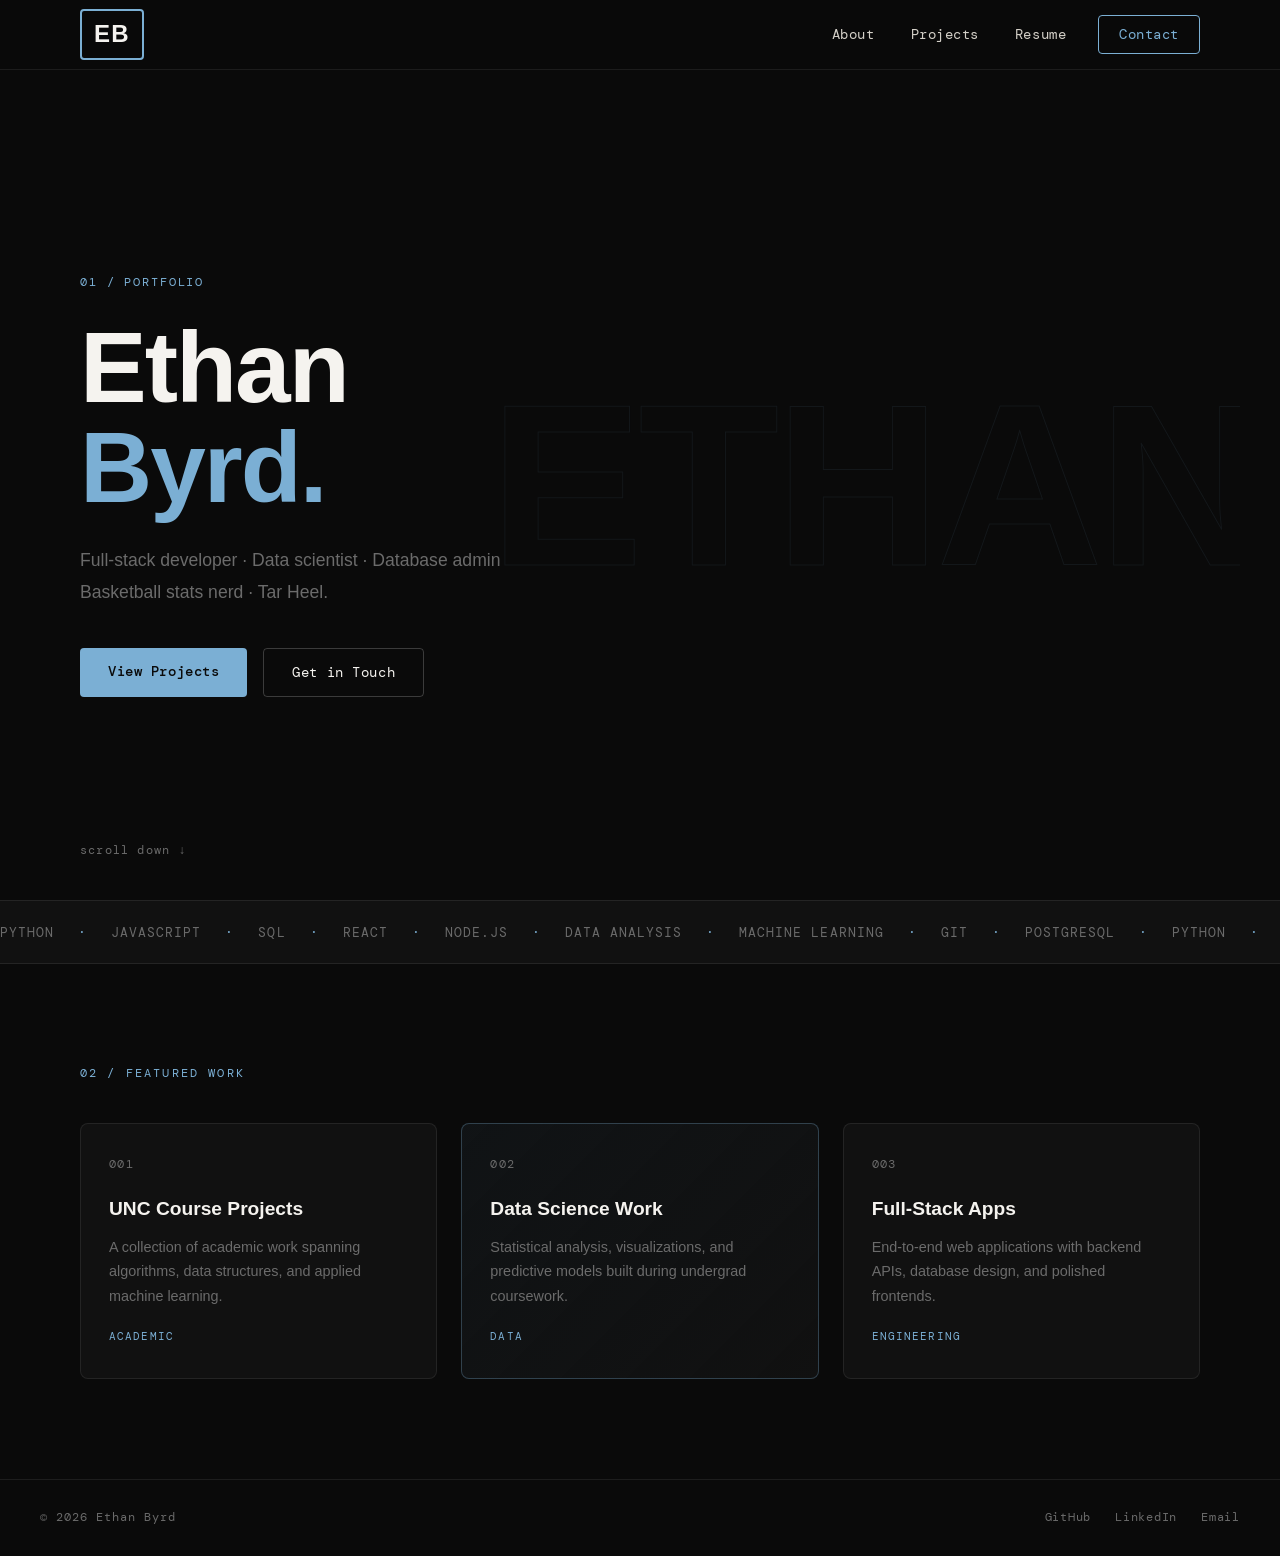
<file: index.html>
<!DOCTYPE html>
<html lang="en">
<head>
    <meta charset="UTF-8">
    <meta name="viewport" content="width=device-width, initial-scale=1.0">
    <title>Ethan Byrd | Portfolio</title>
    <link rel="stylesheet" href="style.css">
    <link href="https://api.fontshare.com/v2/css?f[]=clash-display@200,300,400,500,600,700&display=swap" rel="stylesheet">
    <link href="https://fonts.googleapis.com/css2?family=DM+Mono:ital,wght@0,300;0,400;0,500;1,300&display=swap" rel="stylesheet">
</head>
<body>
    <nav class="navbar">
        <div class="navbar__container">
            <a href="index.html" id="navbar__logo">EB</a>
            <div class="navbar__toggle" id="mobile-menu">
                <span class="bar"></span>
                <span class="bar"></span>
                <span class="bar"></span>
            </div>
            <ul class="navbar__menu">
                <li class="navbar__item"><a href="about.html" class="navbar__links">About</a></li>
                <li class="navbar__item"><a href="projects.html" class="navbar__links">Projects</a></li>
                <li class="navbar__item"><a href="resume.html" class="navbar__links">Resume</a></li>
                <li class="navbar__btn"><a href="contact.html" class="button">Contact</a></li>
            </ul>
        </div>
    </nav>
 
    <main class="hero">
        <div class="hero__bg-text">ETHAN</div>
        <div class="hero__container">
            <div class="hero__tag"><span class="mono">01 /</span> PORTFOLIO</div>
            <h1 class="hero__name">
                <span class="line">Ethan</span>
                <span class="line accent">Byrd.</span>
            </h1>
            <p class="hero__desc">Full-stack developer · Data scientist · Database admin<br>Basketball stats nerd · Tar Heel.</p>
            <div class="hero__cta">
                <a href="projects.html" class="cta-primary">View Projects</a>
                <a href="contact.html" class="cta-secondary">Get in Touch</a>
            </div>
        </div>
        <div class="hero__scroll-hint mono">scroll down ↓</div>
    </main>
 
    <section class="skills-strip">
        <div class="strip-inner">
            <span>Python</span><span class="dot">·</span>
            <span>JavaScript</span><span class="dot">·</span>
            <span>SQL</span><span class="dot">·</span>
            <span>React</span><span class="dot">·</span>
            <span>Node.js</span><span class="dot">·</span>
            <span>Data Analysis</span><span class="dot">·</span>
            <span>Machine Learning</span><span class="dot">·</span>
            <span>Git</span><span class="dot">·</span>
            <span>PostgreSQL</span><span class="dot">·</span>
            <span>Python</span><span class="dot">·</span>
            <span>JavaScript</span><span class="dot">·</span>
            <span>SQL</span><span class="dot">·</span>
            <span>React</span><span class="dot">·</span>
            <span>Node.js</span><span class="dot">·</span>
            <span>Data Analysis</span><span class="dot">·</span>
            <span>Machine Learning</span><span class="dot">·</span>
            <span>Git</span><span class="dot">·</span>
            <span>PostgreSQL</span><span class="dot">·</span>
            <span>Python</span><span class="dot">·</span>
            <span>JavaScript</span><span class="dot">·</span>
            <span>SQL</span><span class="dot">·</span>
            <span>React</span><span class="dot">·</span>
            <span>Node.js</span><span class="dot">·</span>
            <span>Data Analysis</span><span class="dot">·</span>
            <span>Machine Learning</span><span class="dot">·</span>
            <span>Git</span><span class="dot">·</span>
            <span>PostgreSQL</span><span class="dot">·</span>
        </div>
    </section>
 
    <section class="featured">
        <div class="featured__container">
            <div class="section-label mono">02 / FEATURED WORK</div>
            <div class="featured__grid">
                <a href="projects.html" class="project-card">
                    <div class="project-card__number mono">001</div>
                    <h3>UNC Course Projects</h3>
                    <p>A collection of academic work spanning algorithms, data structures, and applied machine learning.</p>
                    <span class="project-card__tag">Academic</span>
                </a>
                <a href="projects.html" class="project-card project-card--accent">
                    <div class="project-card__number mono">002</div>
                    <h3>Data Science Work</h3>
                    <p>Statistical analysis, visualizations, and predictive models built during undergrad coursework.</p>
                    <span class="project-card__tag">Data</span>
                </a>
                <a href="projects.html" class="project-card">
                    <div class="project-card__number mono">003</div>
                    <h3>Full-Stack Apps</h3>
                    <p>End-to-end web applications with backend APIs, database design, and polished frontends.</p>
                    <span class="project-card__tag">Engineering</span>
                </a>
            </div>
        </div>
    </section>
 
    <footer class="footer">
        <div class="footer__container">
            <div class="footer__left mono">© 2026 Ethan Byrd</div>
            <div class="footer__socials">
                <a href="https://github.com/ethanbyrd03" target="_blank">GitHub</a>
                <a href="https://linkedin.com/in/ethan-byrd03" target="_blank">LinkedIn</a>
                <a href="mailto:ethanbyrd15@gmail.com">Email</a>
            </div>
        </div>
    </footer>
 
    <script src="app.js"></script>
</body>
</html>
</file>
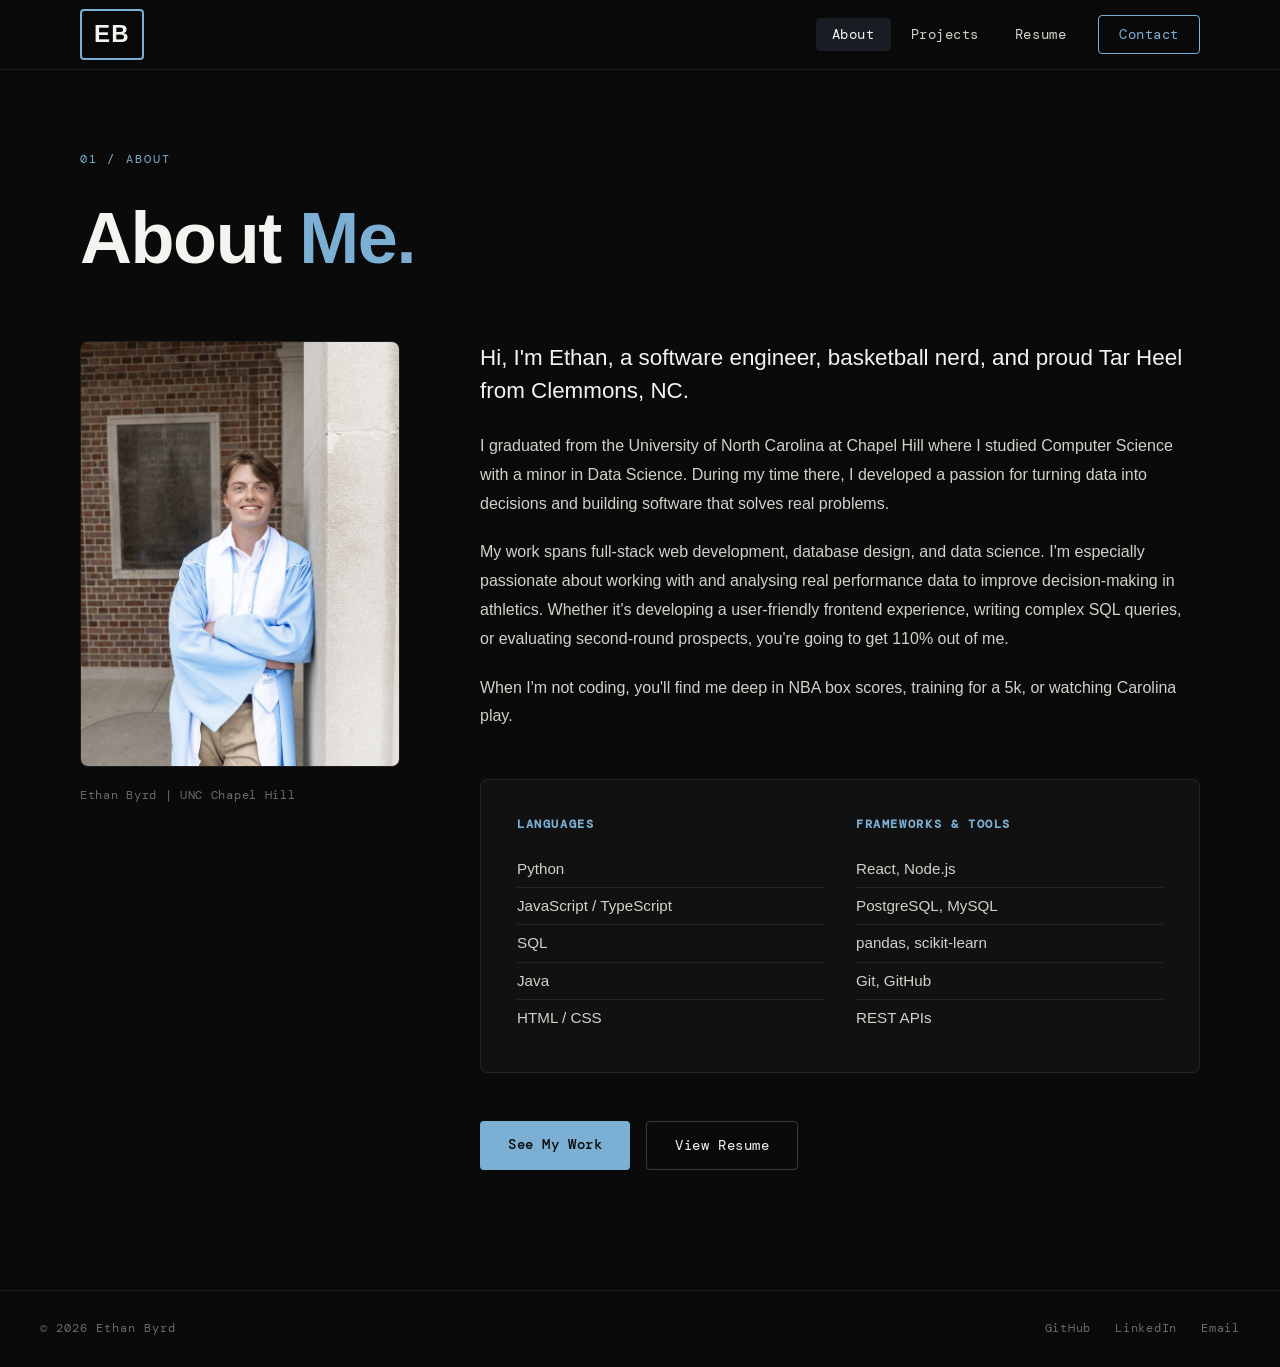
<file: about.html>
<!DOCTYPE html>
<html lang="en">
<head>
    <meta charset="UTF-8">
    <meta name="viewport" content="width=device-width, initial-scale=1.0">
    <title>About | Ethan Byrd</title>
    <link rel="stylesheet" href="style.css">
    <link href="https://api.fontshare.com/v2/css?f[]=clash-display@200,300,400,500,600,700&display=swap" rel="stylesheet">
    <link href="https://fonts.googleapis.com/css2?family=DM+Mono:ital,wght@0,300;0,400;0,500;1,300&display=swap" rel="stylesheet">
</head>
<body>
    <nav class="navbar">
        <div class="navbar__container">
            <a href="index.html" id="navbar__logo">EB</a>
            <div class="navbar__toggle" id="mobile-menu">
                <span class="bar"></span>
                <span class="bar"></span>
                <span class="bar"></span>
            </div>
            <ul class="navbar__menu">
                <li class="navbar__item"><a href="about.html" class="navbar__links active-link">About</a></li>
                <li class="navbar__item"><a href="projects.html" class="navbar__links">Projects</a></li>
                <li class="navbar__item"><a href="resume.html" class="navbar__links">Resume</a></li>
                <li class="navbar__btn"><a href="contact.html" class="button">Contact</a></li>
            </ul>
        </div>
    </nav>

    <div class="page-wrapper">
        <div class="page-header">
            <div class="mono section-label">01 / ABOUT</div>
            <h1 class="page-title">About <span class="accent">Me.</span></h1>
        </div>

        <section class="about-layout">
            <div class="about-photo-col">
                <div class="about-img-wrap">
                    <img src="images/headshot_1.jpg" alt="Ethan Byrd" class="about-photo" onerror="this.parentElement.classList.add('no-img')">
                    <div class="about-img-label mono">Ethan Byrd | UNC Chapel Hill</div>
                </div>
            </div>

            <div class="about-text-col">
                <p class="about-intro">
                    Hi, I'm Ethan, a software engineer, basketball nerd, and proud Tar Heel from Clemmons, NC.
                </p>
                <p class="about-body">
                    I graduated from the University of North Carolina at Chapel Hill where I studied Computer Science with a minor in Data Science.
                    During my time there, I developed a passion for turning data into decisions and building software
                    that solves real problems.
                </p>
                <p class="about-body">
                    My work spans full-stack web development, database design, and data science. I'm especially passionate about working with and analysing real performance data to improve decision-making in athletics. 
                    Whether it's developing a user-friendly frontend experience, writing complex SQL queries, or evaluating second-round prospects, you're going to get 110% out of me.
                </p>
                <p class="about-body">
                    When I'm not coding, you'll find me deep in NBA box scores, training for a 5k,
                    or watching Carolina play.
                </p>

                <div class="about-skills">
                    <div class="skills-col">
                        <h4 class="mono">Languages</h4>
                        <ul>
                            <li>Python</li>
                            <li>JavaScript / TypeScript</li>
                            <li>SQL</li>
                            <li>Java</li>
                            <li>HTML / CSS</li>
                        </ul>
                    </div>
                    <div class="skills-col">
                        <h4 class="mono">Frameworks & Tools</h4>
                        <ul>
                            <li>React, Node.js</li>
                            <li>PostgreSQL, MySQL</li>
                            <li>pandas, scikit-learn</li>
                            <li>Git, GitHub</li>
                            <li>REST APIs</li>
                        </ul>
                    </div>
                </div>

                <div class="about-ctas">
                    <a href="projects.html" class="cta-primary">See My Work</a>
                    <a href="resume.html" class="cta-secondary">View Resume</a>
                </div>
            </div>
        </section>
    </div>

    <footer class="footer">
        <div class="footer__container">
            <div class="footer__left mono">© 2026 Ethan Byrd</div>
            <div class="footer__socials">
                <a href="https://github.com/ethanbyrd03" target="_blank">GitHub</a>
                <a href="https://linkedin.com/in/ethan-byrd03" target="_blank">LinkedIn</a>
                <a href="mailto:ethanbyrd15@gmail.com">Email</a>
            </div>
        </div>
    </footer>

    <script src="app.js"></script>
</body>
</html>
</file>
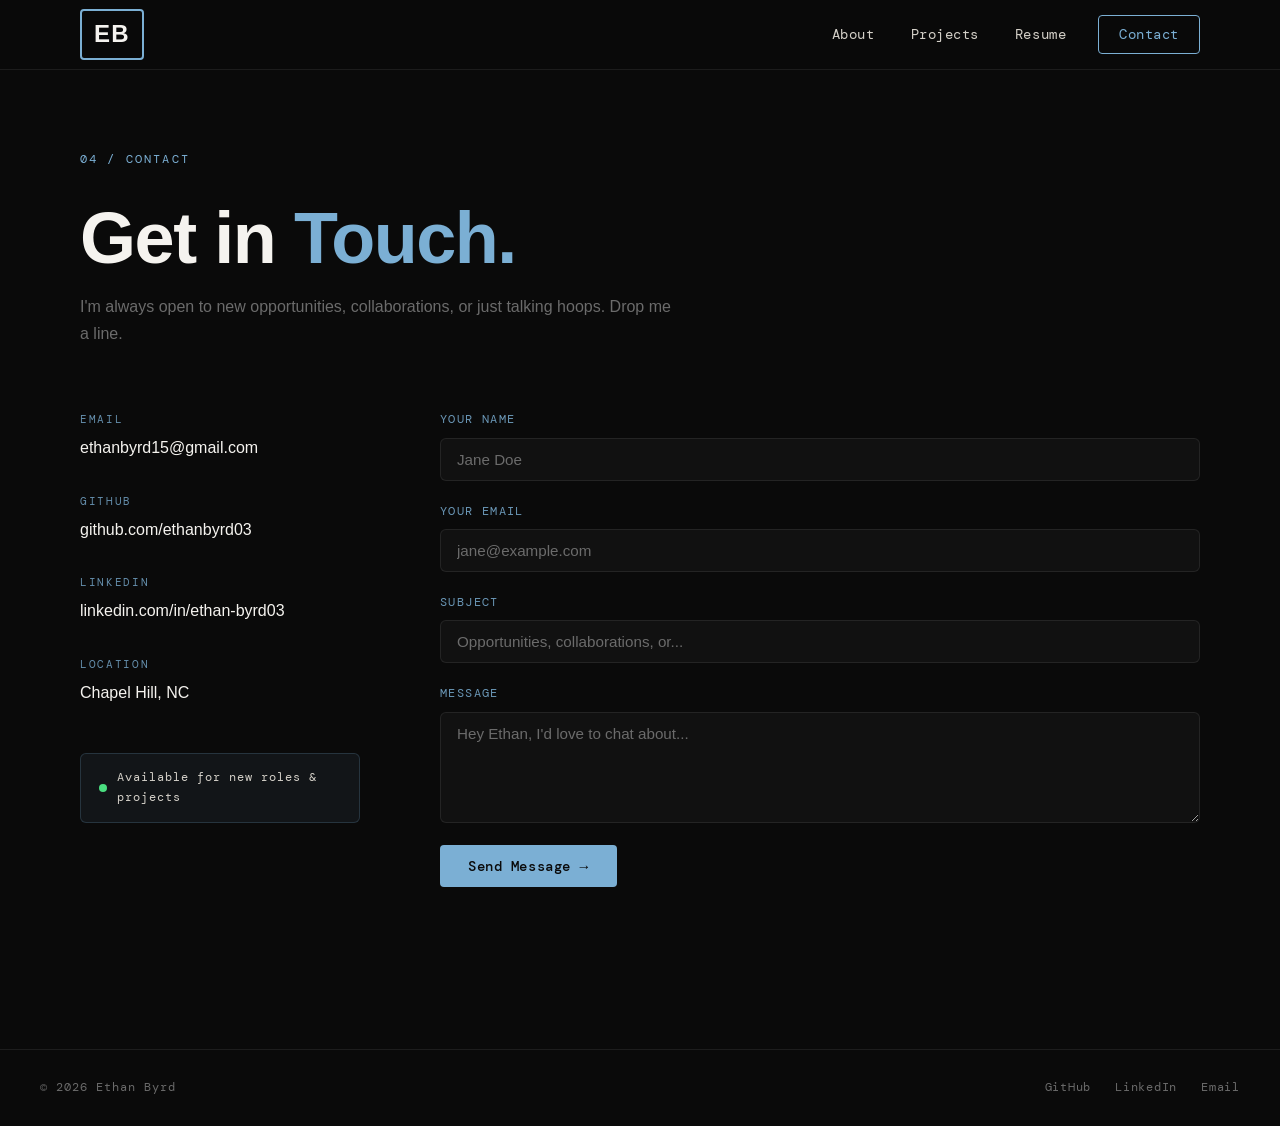
<file: contact.html>
<!DOCTYPE html>
<html lang="en">
<head>
    <meta charset="UTF-8">
    <meta name="viewport" content="width=device-width, initial-scale=1.0">
    <title>Contact | Ethan Byrd</title>
    <link rel="stylesheet" href="style.css">
    <link href="https://api.fontshare.com/v2/css?f[]=clash-display@200,300,400,500,600,700&display=swap" rel="stylesheet">
    <link href="https://fonts.googleapis.com/css2?family=DM+Mono:ital,wght@0,300;0,400;0,500;1,300&display=swap" rel="stylesheet">
</head>
<body>
    <nav class="navbar">
        <div class="navbar__container">
            <a href="index.html" id="navbar__logo">EB</a>
            <div class="navbar__toggle" id="mobile-menu">
                <span class="bar"></span>
                <span class="bar"></span>
                <span class="bar"></span>
            </div>
            <ul class="navbar__menu">
                <li class="navbar__item"><a href="about.html" class="navbar__links">About</a></li>
                <li class="navbar__item"><a href="projects.html" class="navbar__links">Projects</a></li>
                <li class="navbar__item"><a href="resume.html" class="navbar__links">Resume</a></li>
                <li class="navbar__btn"><a href="contact.html" class="button active-link">Contact</a></li>
            </ul>
        </div>
    </nav>

    <div class="page-wrapper">
        <div class="page-header">
            <div class="mono section-label">04 / CONTACT</div>
            <h1 class="page-title">Get in <span class="accent">Touch.</span></h1>
            <p class="page-subtitle">I'm always open to new opportunities, collaborations, or just talking hoops. Drop me a line.</p>
        </div>

        <div class="contact-layout">
            <div class="contact-info">
                <div class="contact-item">
                    <span class="mono contact-label">Email</span>
                    <a href="mailto:ethanbyrd15@gmail.com" class="contact-value">ethanbyrd15@gmail.com</a>
                </div>
                <div class="contact-item">
                    <span class="mono contact-label">GitHub</span>
                    <a href="https://github.com/ethanbyrd03" target="_blank" class="contact-value">github.com/ethanbyrd03</a>
                </div>
                <div class="contact-item">
                    <span class="mono contact-label">LinkedIn</span>
                    <a href="https://linkedin.com/in/ethan-byrd03" target="_blank" class="contact-value">linkedin.com/in/ethan-byrd03</a>
                </div>
                <div class="contact-item">
                    <span class="mono contact-label">Location</span>
                    <span class="contact-value">Chapel Hill, NC</span>
                </div>

                <div class="contact-availability">
                    <div class="avail-dot"></div>
                    <span class="mono">Available for new roles & projects</span>
                </div>
            </div>

            <form class="contact-form" onsubmit="handleFormSubmit(event)">
                <div class="form-group">
                    <label for="name" class="mono">Your Name</label>
                    <input type="text" id="name" name="name" placeholder="Jane Doe" required>
                </div>
                <div class="form-group">
                    <label for="email" class="mono">Your Email</label>
                    <input type="email" id="email" name="email" placeholder="jane@example.com" required>
                </div>
                <div class="form-group">
                    <label for="subject" class="mono">Subject</label>
                    <input type="text" id="subject" name="subject" placeholder="Opportunities, collaborations, or...">
                </div>
                <div class="form-group">
                    <label for="message" class="mono">Message</label>
                    <textarea id="message" name="message" rows="5" placeholder="Hey Ethan, I'd love to chat about..." required></textarea>
                </div>
                <button type="submit" class="cta-primary form-submit">Send Message →</button>
                <p class="form-note mono" id="form-status"></p>
            </form>
        </div>
    </div>

    <footer class="footer">
        <div class="footer__container">
            <div class="footer__left mono">© 2026 Ethan Byrd</div>
            <div class="footer__socials">
                <a href="https://github.com/ethanbyrd03" target="_blank">GitHub</a>
                <a href="https://linkedin.com/in/ethan-byrd03" target="_blank">LinkedIn</a>
                <a href="mailto:ethanbyrd15@gmail.com">Email</a>
            </div>
        </div>
    </footer>

    <script src="app.js"></script>
</body>
</html>
</file>
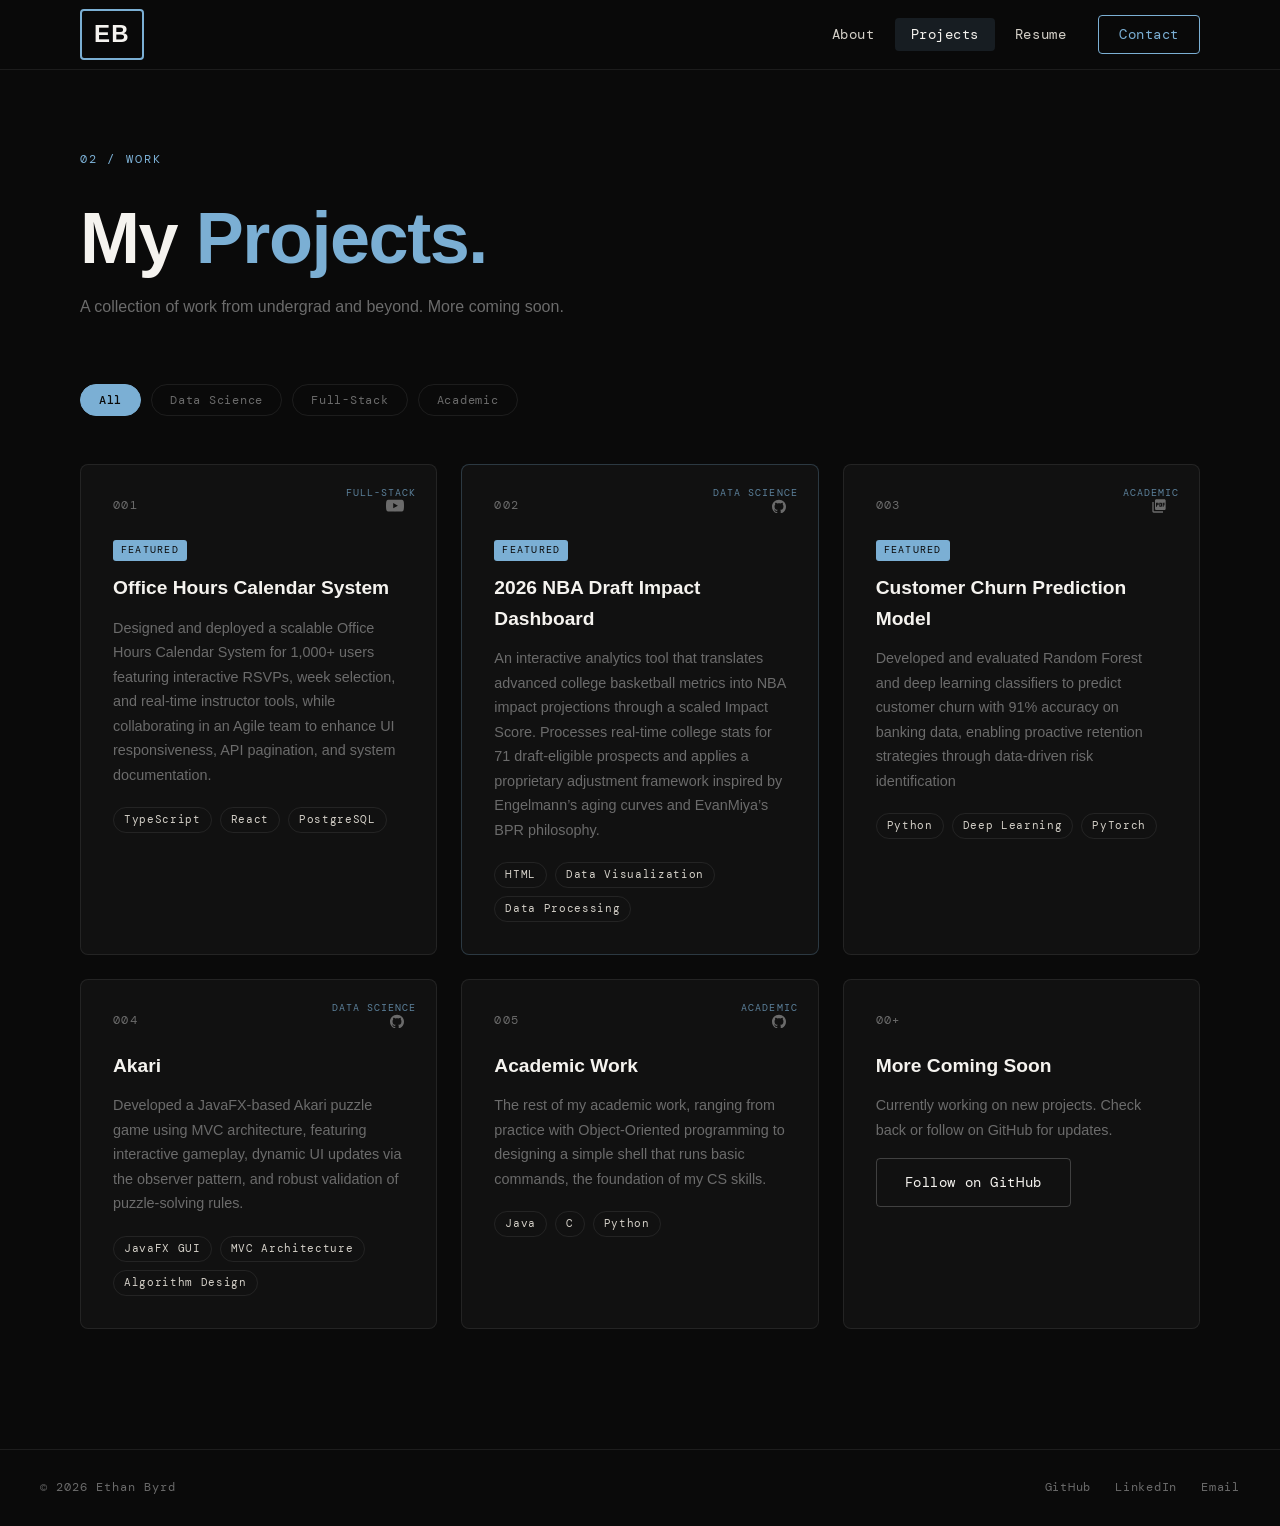
<file: projects.html>
<!DOCTYPE html>
<html lang="en">
<head>
    <meta charset="UTF-8">
    <meta name="viewport" content="width=device-width, initial-scale=1.0">
    <title>Projects | Ethan Byrd</title>
    <link rel="stylesheet" href="style.css">
    <link href="https://api.fontshare.com/v2/css?f[]=clash-display@200,300,400,500,600,700&display=swap" rel="stylesheet">
    <link href="https://fonts.googleapis.com/css2?family=DM+Mono:ital,wght@0,300;0,400;0,500;1,300&display=swap" rel="stylesheet">
</head>
<body>
    <nav class="navbar">
        <div class="navbar__container">
            <a href="index.html" id="navbar__logo">EB</a>
            <div class="navbar__toggle" id="mobile-menu">
                <span class="bar"></span>
                <span class="bar"></span>
                <span class="bar"></span>
            </div>
            <ul class="navbar__menu">
                <li class="navbar__item"><a href="about.html" class="navbar__links">About</a></li>
                <li class="navbar__item"><a href="projects.html" class="navbar__links active-link">Projects</a></li>
                <li class="navbar__item"><a href="resume.html" class="navbar__links">Resume</a></li>
                <li class="navbar__btn"><a href="contact.html" class="button">Contact</a></li>
            </ul>
        </div>
    </nav>

    <div class="page-wrapper">
        <div class="page-header">
            <div class="mono section-label">02 / WORK</div>
            <h1 class="page-title">My <span class="accent">Projects.</span></h1>
            <p class="page-subtitle">A collection of work from undergrad and beyond. More coming soon.</p>
        </div>

        <div class="filter-bar">
            <button class="filter-btn active" data-filter="all">All</button>
            <button class="filter-btn" data-filter="data">Data Science</button>
            <button class="filter-btn" data-filter="fullstack">Full-Stack</button>
            <button class="filter-btn" data-filter="academic">Academic</button>
        </div>

        <div class="projects-grid">

            <div class="proj-card" data-category="fullstack">
                <div class="proj-card__header">
                    <span class="proj-card__num mono">001</span>
                    <div class="proj-card__links">
                        <a href="https://www.youtube.com/watch?v=buZGxPVU7BQ" target="_blank" class="proj-icon-link" title="Demo Video">
                            <svg width="18" height="14" viewBox="0 0 24 17" fill="currentColor"><path d="M23.495 2.205a3.024 3.024 0 0 0-2.127-2.142C19.474 0 12 0 12 0S4.526 0 2.632.063A3.024 3.024 0 0 0 .505 2.205C0 4.09 0 8.005 0 8.005s0 3.915.505 5.8a3.024 3.024 0 0 0 2.127 2.142C4.526 16.01 12 16.01 12 16.01s7.474 0 9.368-.063a3.024 3.024 0 0 0 2.127-2.142C24 11.92 24 8.005 24 8.005s0-3.915-.505-5.8zM9.609 11.386V4.624l6.264 3.381-6.264 3.381z"/></svg>
                        </a>
                    </div>
                </div>
                <div class="featured-badge mono">Featured</div>
                <h3>Office Hours Calendar System</h3>
                <p>Designed and deployed a scalable Office Hours Calendar System for 1,000+ users featuring interactive RSVPs, week selection, and real-time instructor tools, while collaborating in an Agile team to enhance UI responsiveness, API pagination, and system documentation.</p>
                <div class="proj-card__tags">
                    <span>TypeScript</span><span>React</span><span>PostgreSQL</span>
                </div>
                <span class="proj-category-badge">Full-Stack</span>
            </div>

            <div class="proj-card proj-card--featured" data-category="data">
                <div class="proj-card__header">
                    <span class="proj-card__num mono">002</span>
                    <div class="proj-card__links">
                        <a href="https://ethanbyrd03.github.io/2026DraftImpactDashboard/" target="_blank" class="proj-icon-link" title="GitHub">
                            <svg width="14" height="14" viewBox="0 0 24 22" fill="currentColor"><path d="M12 .297c-6.63 0-12 5.373-12 12 0 5.303 3.438 9.8 8.205 11.385.6.113.82-.258.82-.577 0-.285-.01-1.04-.015-2.04-3.338.724-4.042-1.61-4.042-1.61C4.422 18.07 3.633 17.7 3.633 17.7c-1.087-.744.084-.729.084-.729 1.205.084 1.838 1.236 1.838 1.236 1.07 1.835 2.809 1.305 3.495.998.108-.776.417-1.305.76-1.605-2.665-.3-5.466-1.332-5.466-5.93 0-1.31.465-2.38 1.235-3.22-.135-.303-.54-1.523.105-3.176 0 0 1.005-.322 3.3 1.23.96-.267 1.98-.399 3-.405 1.02.006 2.04.138 3 .405 2.28-1.552 3.285-1.23 3.285-1.23.645 1.653.24 2.873.12 3.176.765.84 1.23 1.91 1.23 3.22 0 4.61-2.805 5.625-5.475 5.92.42.36.81 1.096.81 2.22 0 1.606-.015 2.896-.015 3.286 0 .315.21.69.825.57C20.565 22.092 24 17.592 24 12.297c0-6.627-5.373-12-12-12"/></svg>
                        </a>
                    </div>
                </div>
                <div class="featured-badge mono">Featured</div>
                <h3>2026 NBA Draft Impact Dashboard</h3>
                <p>An interactive analytics tool that translates advanced college basketball metrics into NBA impact projections through a scaled Impact Score. Processes real‑time college stats for 71 draft‑eligible prospects and applies a proprietary adjustment framework inspired by Engelmann’s aging curves and EvanMiya’s BPR philosophy.</p>
                <div class="proj-card__tags">
                    <span>HTML</span><span>Data Visualization</span><span>Data Processing</span>
                </div>
                <span class="proj-category-badge">Data Science</span>
            </div>

            <div class="proj-card" data-category="academic">
                <div class="proj-card__header">
                    <span class="proj-card__num mono">003</span>
                    <div class="proj-card__links">
                        <a href="documents\Final_Project_Report.pdf" target="_blank" class="proj-icon-link" title="Project Report">
                            <svg width="16" height="18" viewBox="0 0 24 24" fill="currentColor"><path d="M20 2H8c-1.1 0-2 .9-2 2v12c0 1.1.9 2 2 2h12c1.1 0 2-.9 2-2V4c0-1.1-.9-2-2-2zm-8.5 7.5c0 .83-.67 1.5-1.5 1.5H9v2H7.5V7H10c.83 0 1.5.67 1.5 1.5v1zm5 2c0 .83-.67 1.5-1.5 1.5h-2.5V7H15c.83 0 1.5.67 1.5 1.5v3zm4-3H19v1h1.5V11H19v2h-1.5V7h3v1.5zM9 9.5h1v-1H9v1zM4 6H2v14c0 1.1.9 2 2 2h14v-2H4V6zm10 5.5h1v-3h-1v3z"/></svg>
                        </a>
                    </div>
                </div>
                <div class="featured-badge mono">Featured</div>
                <h3>Customer Churn Prediction Model</h3>
                <p>Developed and evaluated Random Forest and deep learning classifiers to predict customer churn with 91% accuracy on banking data, enabling proactive retention strategies through data-driven risk identification</p>
                <div class="proj-card__tags">
                    <span>Python</span><span>Deep Learning</span><span>PyTorch</span>
                </div>
                <span class="proj-category-badge">Academic</span>
            </div>

            <div class="proj-card" data-category="academic">
                <div class="proj-card__header">
                    <span class="proj-card__num mono">004</span>
                    <div class="proj-card__links">
                        <a href="https://github.com/ethanbyrd03/Akari" target="_blank" class="proj-icon-link" title="GitHub">
                            <svg width="14" height="14" viewBox="0 0 24 22" fill="currentColor"><path d="M12 .297c-6.63 0-12 5.373-12 12 0 5.303 3.438 9.8 8.205 11.385.6.113.82-.258.82-.577 0-.285-.01-1.04-.015-2.04-3.338.724-4.042-1.61-4.042-1.61C4.422 18.07 3.633 17.7 3.633 17.7c-1.087-.744.084-.729.084-.729 1.205.084 1.838 1.236 1.838 1.236 1.07 1.835 2.809 1.305 3.495.998.108-.776.417-1.305.76-1.605-2.665-.3-5.466-1.332-5.466-5.93 0-1.31.465-2.38 1.235-3.22-.135-.303-.54-1.523.105-3.176 0 0 1.005-.322 3.3 1.23.96-.267 1.98-.399 3-.405 1.02.006 2.04.138 3 .405 2.28-1.552 3.285-1.23 3.285-1.23.645 1.653.24 2.873.12 3.176.765.84 1.23 1.91 1.23 3.22 0 4.61-2.805 5.625-5.475 5.92.42.36.81 1.096.81 2.22 0 1.606-.015 2.896-.015 3.286 0 .315.21.69.825.57C20.565 22.092 24 17.592 24 12.297c0-6.627-5.373-12-12-12"/></svg>
                        </a>
                    </div>
                </div>
                <h3>Akari</h3>
                <p>Developed a JavaFX-based Akari puzzle game using MVC architecture, featuring interactive gameplay, dynamic UI updates via the observer pattern, and robust validation of puzzle-solving rules.</p>
                <div class="proj-card__tags">
                    <span>JavaFX GUI</span><span>MVC Architecture</span><span>Algorithm Design</span>
                </div>
                <span class="proj-category-badge">Data Science</span>
            </div>

            <div class="proj-card" data-category="academic">
                <div class="proj-card__header">
                    <span class="proj-card__num mono">005</span>
                    <div class="proj-card__links">
                        <a href="https://github.com/ethanbyrd03" target="_blank" class="proj-icon-link" title="GitHub">
                            <svg width="14" height="14" viewBox="0 0 24 22" fill="currentColor"><path d="M12 .297c-6.63 0-12 5.373-12 12 0 5.303 3.438 9.8 8.205 11.385.6.113.82-.258.82-.577 0-.285-.01-1.04-.015-2.04-3.338.724-4.042-1.61-4.042-1.61C4.422 18.07 3.633 17.7 3.633 17.7c-1.087-.744.084-.729.084-.729 1.205.084 1.838 1.236 1.838 1.236 1.07 1.835 2.809 1.305 3.495.998.108-.776.417-1.305.76-1.605-2.665-.3-5.466-1.332-5.466-5.93 0-1.31.465-2.38 1.235-3.22-.135-.303-.54-1.523.105-3.176 0 0 1.005-.322 3.3 1.23.96-.267 1.98-.399 3-.405 1.02.006 2.04.138 3 .405 2.28-1.552 3.285-1.23 3.285-1.23.645 1.653.24 2.873.12 3.176.765.84 1.23 1.91 1.23 3.22 0 4.61-2.805 5.625-5.475 5.92.42.36.81 1.096.81 2.22 0 1.606-.015 2.896-.015 3.286 0 .315.21.69.825.57C20.565 22.092 24 17.592 24 12.297c0-6.627-5.373-12-12-12"/></svg>
                        </a>
                    </div>
                </div>
                <h3>Academic Work</h3>
                <p>The rest of my academic work, ranging from practice with Object-Oriented programming to designing a simple shell that runs basic commands, the foundation of my CS skills.</p>
                <div class="proj-card__tags">
                    <span>Java</span><span>C</span><span>Python</span>
                </div>
                <span class="proj-category-badge">Academic</span>
            </div>

            <div class="proj-card proj-card--placeholder" data-category="all">
                <div class="proj-card__header">
                    <span class="proj-card__num mono">00+</span>
                </div>
                <h3>More Coming Soon</h3>
                <p>Currently working on new projects. Check back or follow on GitHub for updates.</p>
                <a href="https://github.com/ethanbyrd03" target="_blank" class="cta-secondary" style="margin-top:1rem;display:inline-block;">Follow on GitHub</a>
            </div>

        </div>
    </div>

    <footer class="footer">
        <div class="footer__container">
            <div class="footer__left mono">© 2026 Ethan Byrd</div>
            <div class="footer__socials">
                <a href="https://github.com/ethanbyrd03" target="_blank">GitHub</a>
                <a href="https://linkedin.com/in/ethan-byrd03" target="_blank">LinkedIn</a>
                <a href="mailto:ethanbyrd15@gmail.com">Email</a>
            </div>
        </div>
    </footer>

    <script src="app.js"></script>
</body>
</html>
</file>
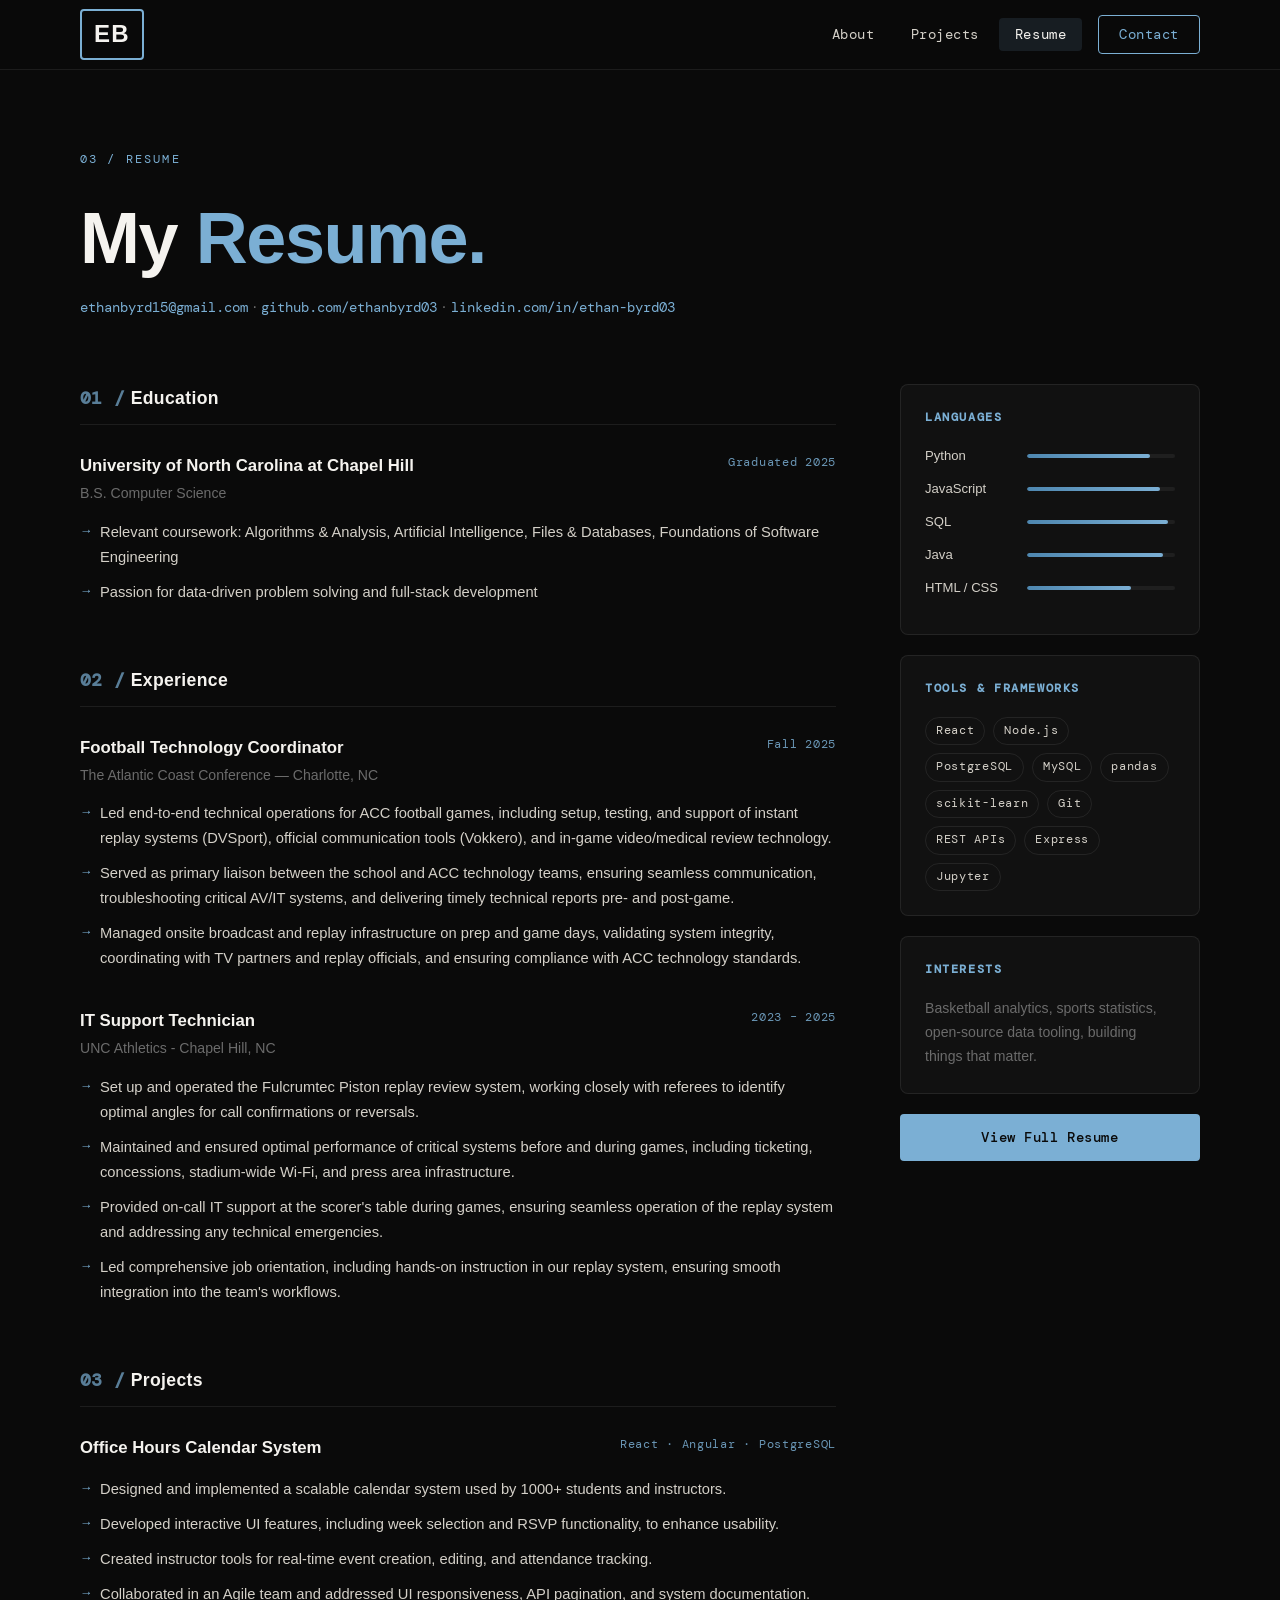
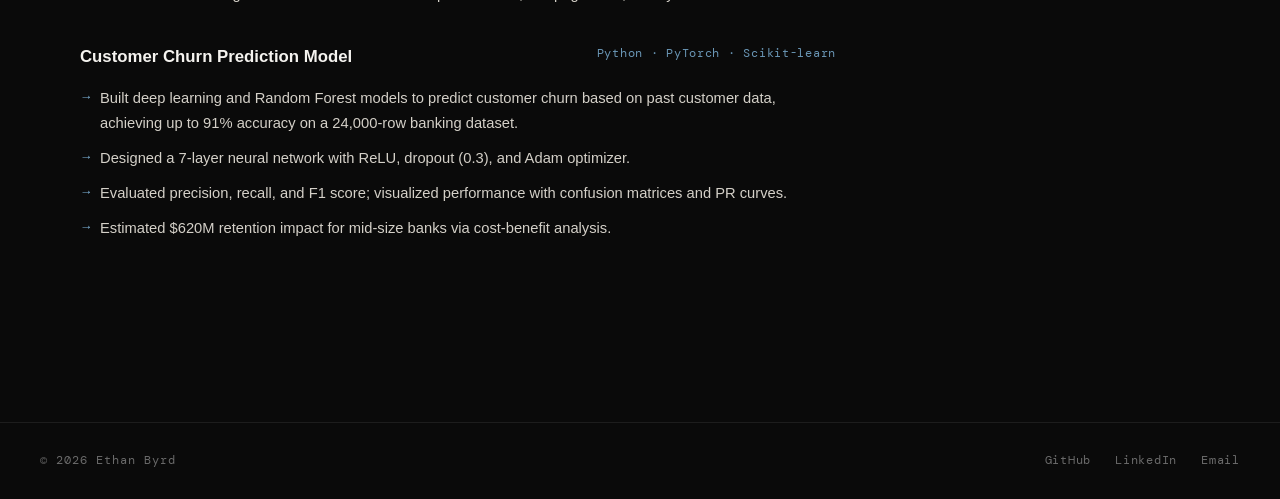
<file: resume.html>
<!DOCTYPE html>
<html lang="en">
<head>
    <meta charset="UTF-8">
    <meta name="viewport" content="width=device-width, initial-scale=1.0">
    <title>Resume | Ethan Byrd</title>
    <link rel="stylesheet" href="style.css">
    <link href="https://api.fontshare.com/v2/css?f[]=clash-display@200,300,400,500,600,700&display=swap" rel="stylesheet">
    <link href="https://fonts.googleapis.com/css2?family=DM+Mono:ital,wght@0,300;0,400;0,500;1,300&display=swap" rel="stylesheet">
</head>
<body>
    <nav class="navbar">
        <div class="navbar__container">
            <a href="index.html" id="navbar__logo">EB</a>
            <div class="navbar__toggle" id="mobile-menu">
                <span class="bar"></span>
                <span class="bar"></span>
                <span class="bar"></span>
            </div>
            <ul class="navbar__menu">
                <li class="navbar__item"><a href="about.html" class="navbar__links">About</a></li>
                <li class="navbar__item"><a href="projects.html" class="navbar__links">Projects</a></li>
                <li class="navbar__item"><a href="resume.html" class="navbar__links active-link">Resume</a></li>
                <li class="navbar__btn"><a href="contact.html" class="button">Contact</a></li>
            </ul>
        </div>
    </nav>

    <div class="page-wrapper">
        <div class="page-header">
            <div class="mono section-label">03 / RESUME</div>
            <h1 class="page-title">My <span class="accent">Resume.</span></h1>
            <p class="page-subtitle">
                <a href="mailto:ethanbyrd15@gmail.com" class="resume-link">ethanbyrd15@gmail.com</a> ·
                <a href="https://github.com/ethanbyrd03" class="resume-link" target="_blank">github.com/ethanbyrd03</a> ·
                <a href="https://linkedin.com/in/ethan-byrd03" class="resume-link" target="_blank">linkedin.com/in/ethan-byrd03</a>
            </p>
        </div>

        <div class="resume-layout">
            <div class="resume-main">

                <section class="resume-section">
                    <h2 class="resume-section-title"><span class="mono accent-light">01 /</span> Education</h2>
                    <div class="resume-item">
                        <div class="resume-item__header">
                            <div>
                                <h3>University of North Carolina at Chapel Hill</h3>
                                <p class="resume-item__sub">B.S. Computer Science</p>
                            </div>
                            <span class="resume-item__date mono">Graduated 2025</span>
                        </div>
                        <ul class="resume-item__bullets">
                            <li>Relevant coursework: Algorithms & Analysis, Artificial Intelligence, Files & Databases, Foundations of Software Engineering</li>
                            <li>Passion for data-driven problem solving and full-stack development</li>
                        </ul>
                    </div>
                </section>

                <section class="resume-section">
                    <h2 class="resume-section-title"><span class="mono accent-light">02 /</span> Experience</h2>
                    <div class="resume-item">
                        <div class="resume-item__header">
                            <div>
                                <h3>Football Technology Coordinator</h3>
                                <p class="resume-item__sub">The Atlantic Coast Conference — Charlotte, NC</p>
                            </div>
                            <span class="resume-item__date mono">Fall 2025</span>
                        </div>
                        <ul class="resume-item__bullets">
                            <li>Led end-to-end technical operations for ACC football games, including setup, testing, and support of instant replay systems (DVSport), official communication tools (Vokkero), and in-game video/medical review technology.</li>
                            <li>Served as primary liaison between the school and ACC technology teams, ensuring seamless communication, troubleshooting critical AV/IT systems, and delivering timely technical reports pre- and post-game.</li>
                            <li>Managed onsite broadcast and replay infrastructure on prep and game days, validating system integrity, coordinating with TV partners and replay officials, and ensuring compliance with ACC technology standards.</li>
                        </ul>
                    </div>
                    <div class="resume-item">
                        <div class="resume-item__header">
                            <div>
                                <h3>IT Support Technician</h3>
                                <p class="resume-item__sub">UNC Athletics - Chapel Hill, NC</p>
                            </div>
                            <span class="resume-item__date mono">2023 – 2025</span>
                        </div>
                        <ul class="resume-item__bullets">
                            <li>Set up and operated the Fulcrumtec Piston replay review system, working closely with referees to identify optimal angles for call confirmations or reversals.</li>
                            <li>Maintained and ensured optimal performance of critical systems before and during games, including ticketing, concessions, stadium-wide Wi-Fi, and press area infrastructure. </li>
                            <li>Provided on-call IT support at the scorer's table during games, ensuring seamless operation of the replay system and addressing any technical emergencies. </li>
                            <li>Led comprehensive job orientation, including hands-on instruction in our replay system, ensuring smooth integration into the team's workflows.</li>
                        </ul>
                    </div>
                </section>

                <section class="resume-section">
                    <h2 class="resume-section-title"><span class="mono accent-light">03 /</span> Projects</h2>
                    <div class="resume-item">
                        <div class="resume-item__header">
                            <div><h3>Office Hours Calendar System</h3></div>
                            <span class="resume-item__date mono">React · Angular · PostgreSQL</span>
                        </div>
                        <ul class="resume-item__bullets">
                            <li>Designed and implemented a scalable calendar system used by 1000+ students and instructors.</li>
                            <li>Developed interactive UI features, including week selection and RSVP functionality, to enhance usability.</li>
                            <li>Created instructor tools for real-time event creation, editing, and attendance tracking. </li>
                            <li>Collaborated in an Agile team and addressed UI responsiveness, API pagination, and system documentation. </li>
                        </ul>
                    </div>
                    <div class="resume-item">
                        <div class="resume-item__header">
                            <div><h3>Customer Churn Prediction Model</h3></div>
                            <span class="resume-item__date mono">Python · PyTorch · Scikit-learn</span>
                        </div>
                        <ul class="resume-item__bullets">
                            <li>Built deep learning and Random Forest models to predict customer churn based on past customer data, achieving up to 91% accuracy on a 24,000-row banking dataset.</li>
                            <li>Designed a 7-layer neural network with ReLU, dropout (0.3), and Adam optimizer.</li>
                            <li>Evaluated precision, recall, and F1 score; visualized performance with confusion matrices and PR curves.</li>
                            <li>Estimated $620M retention impact for mid-size banks via cost-benefit analysis. </li>
                        </ul>
                    </div>
                </section>

            </div>

            <div class="resume-sidebar">
                <div class="sidebar-block">
                    <h4 class="mono">Languages</h4>
                    <div class="skill-bar-wrap">
                        <div class="skill-bar"><span>Python</span><div class="bar-track"><div class="bar-fill" style="width:83%"></div></div></div>
                        <div class="skill-bar"><span>JavaScript</span><div class="bar-track"><div class="bar-fill" style="width:90%"></div></div></div>
                        <div class="skill-bar"><span>SQL</span><div class="bar-track"><div class="bar-fill" style="width:95%"></div></div></div>
                        <div class="skill-bar"><span>Java</span><div class="bar-track"><div class="bar-fill" style="width:92%"></div></div></div>
                        <div class="skill-bar"><span>HTML / CSS</span><div class="bar-track"><div class="bar-fill" style="width:70%"></div></div></div>
                    </div>
                </div>

                <div class="sidebar-block">
                    <h4 class="mono">Tools & Frameworks</h4>
                    <div class="tag-cloud">
                        <span>React</span><span>Node.js</span><span>PostgreSQL</span><span>MySQL</span>
                        <span>pandas</span><span>scikit-learn</span><span>Git</span><span>REST APIs</span>
                        <span>Express</span><span>Jupyter</span>
                    </div>
                </div>

                <div class="sidebar-block">
                    <h4 class="mono">Interests</h4>
                    <p class="sidebar-text">Basketball analytics, sports statistics, open-source data tooling, building things that matter.</p>
                </div>

                <a href="documents\ByrdEthan_Resume.pdf" class="cta-primary" style="width:100%;text-align:center;"> View Full Resume</a>
            </div>
        </div>
    </div>

    <footer class="footer">
        <div class="footer__container">
            <div class="footer__left mono">© 2026 Ethan Byrd</div>
            <div class="footer__socials">
                <a href="https://github.com/ethanbyrd03" target="_blank">GitHub</a>
                <a href="https://linkedin.com/in/ethan-byrd03" target="_blank">LinkedIn</a>
                <a href="mailto:ethanbyrd15@gmail.com">Email</a>
            </div>
        </div>
    </footer>

    <script src="app.js"></script>
</body>
</html>
</file>
<file: style.css>
:root {
    --black: #0a0a0a;
    --white: #f5f3ef;
    --off-white: #edeae3;
    --accent: #7BAFD4;      /* Carolina Blue */
    --accent-dark: #4e87b0;
    --gray: #6b6b6b;
    --light-gray: #d4d0c8;
    --border: rgba(255,255,255,0.08);
    --card-bg: #111111;
    --font-display: 'Clash Display', sans-serif;
    --font-mono: 'DM Mono', monospace;
}

*, *::before, *::after {
    box-sizing: border-box;
    margin: 0;
    padding: 0;
}

html { scroll-behavior: smooth; }

body {
    background: var(--black);
    color: var(--white);
    font-family: var(--font-display);
    line-height: 1.6;
    overflow-x: hidden;
}

.mono { font-family: var(--font-mono); }
.accent { color: var(--accent); }
.accent-light { color: var(--accent); opacity: 0.7; }

/* ===== NAVBAR ===== */
.navbar {
    background: rgba(10,10,10,0.92);
    backdrop-filter: blur(12px);
    -webkit-backdrop-filter: blur(12px);
    height: 70px;
    display: flex;
    justify-content: center;
    align-items: center;
    position: sticky;
    top: 0;
    z-index: 999;
    border-bottom: 1px solid var(--border);
}

.navbar__container {
    display: flex;
    justify-content: space-between;
    align-items: center;
    height: 70px;
    width: 100%;
    max-width: 1200px;
    margin: 0 auto;
    padding: 0 40px;
}

#navbar__logo {
    font-family: var(--font-display);
    font-weight: 700;
    font-size: 1.5rem;
    letter-spacing: 0.05em;
    color: var(--white);
    text-decoration: none;
    border: 2px solid var(--accent);
    padding: 4px 12px;
    border-radius: 4px;
    transition: background 0.2s ease, color 0.2s ease;
}

#navbar__logo:hover {
    background: var(--accent);
    color: var(--black);
}

.navbar__menu {
    display: flex;
    align-items: center;
    list-style: none;
    gap: 4px;
}

.navbar__item { height: 70px; display: flex; align-items: center; }

.navbar__links {
    font-family: var(--font-mono);
    font-size: 0.85rem;
    color: var(--light-gray);
    text-decoration: none;
    padding: 6px 16px;
    border-radius: 4px;
    transition: color 0.2s ease, background 0.2s ease;
    letter-spacing: 0.04em;
}

.navbar__links:hover,
.navbar__links.active-link {
    color: var(--white);
    background: rgba(123, 175, 212, 0.12);
}

.navbar__btn { display: flex; align-items: center; padding-left: 12px; }

.button {
    font-family: var(--font-mono);
    font-size: 0.85rem;
    display: flex;
    align-items: center;
    justify-content: center;
    text-decoration: none;
    padding: 8px 20px;
    border: 1.5px solid var(--accent);
    border-radius: 4px;
    background: transparent;
    color: var(--accent);
    cursor: pointer;
    transition: all 0.2s ease;
    letter-spacing: 0.04em;
    white-space: nowrap;
}

.button:hover {
    background: var(--accent);
    color: var(--black);
}

/* mobile toggle */
.navbar__toggle { display: none; cursor: pointer; }
.navbar__toggle .bar {
    display: block;
    width: 24px;
    height: 2px;
    background: var(--white);
    margin: 5px 0;
    transition: all 0.25s ease;
}

/* ===== HERO ===== */
.hero {
    min-height: calc(100vh - 70px);
    display: flex;
    flex-direction: column;
    justify-content: center;
    align-items: flex-start;
    position: relative;
    padding: 0 40px;
    max-width: 1200px;
    margin: 0 auto;
    overflow: hidden;
}

.hero__bg-text {
    position: absolute;
    right: -20px;
    top: 50%;
    transform: translateY(-50%);
    font-size: clamp(120px, 18vw, 240px);
    font-weight: 700;
    color: transparent;
    -webkit-text-stroke: 1px rgba(123,175,212,0.08);
    pointer-events: none;
    letter-spacing: -0.02em;
    user-select: none;
    line-height: 1;
}

.hero__container {
    position: relative;
    z-index: 1;
    max-width: 760px;
}

.hero__tag {
    font-family: var(--font-mono);
    font-size: 0.78rem;
    color: var(--accent);
    letter-spacing: 0.15em;
    margin-bottom: 24px;
    text-transform: uppercase;
}

.hero__name {
    font-size: clamp(52px, 8vw, 100px);
    font-weight: 700;
    line-height: 1.0;
    letter-spacing: -0.02em;
    margin-bottom: 28px;
}

.hero__name .line {
    display: block;
    animation: fadeUp 0.6s ease both;
}
.hero__name .line:nth-child(2) { animation-delay: 0.1s; }

.hero__desc {
    font-size: 1.1rem;
    color: var(--gray);
    margin-bottom: 40px;
    line-height: 1.8;
    animation: fadeUp 0.6s 0.2s ease both;
}

.hero__cta {
    display: flex;
    gap: 16px;
    flex-wrap: wrap;
    animation: fadeUp 0.6s 0.3s ease both;
}

.cta-primary {
    font-family: var(--font-mono);
    font-size: 0.88rem;
    text-decoration: none;
    padding: 12px 28px;
    background: var(--accent);
    color: var(--black);
    border-radius: 4px;
    font-weight: 500;
    letter-spacing: 0.04em;
    transition: background 0.2s ease, transform 0.15s ease;
    display: inline-block;
}
.cta-primary:hover { background: #9bc5de; transform: translateY(-1px); }

.cta-secondary {
    font-family: var(--font-mono);
    font-size: 0.88rem;
    text-decoration: none;
    padding: 12px 28px;
    background: transparent;
    color: var(--white);
    border: 1.5px solid rgba(255,255,255,0.2);
    border-radius: 4px;
    letter-spacing: 0.04em;
    transition: border-color 0.2s ease, color 0.2s ease, transform 0.15s ease;
    display: inline-block;
}
.cta-secondary:hover { border-color: var(--accent); color: var(--accent); transform: translateY(-1px); }

.hero__scroll-hint {
    position: absolute;
    bottom: 40px;
    left: 40px;
    font-size: 0.75rem;
    color: var(--gray);
    letter-spacing: 0.1em;
    animation: fadeIn 1.2s 0.8s ease both;
}

/* ===== SKILLS STRIP ===== */
.skills-strip {
    background: var(--card-bg);
    border-top: 1px solid var(--border);
    border-bottom: 1px solid var(--border);
    padding: 18px 0;
    overflow: hidden;
    white-space: nowrap;
}

.strip-inner {
    display: inline-flex;
    gap: 24px;
    animation: marquee 22s linear infinite;
    font-family: var(--font-mono);
    font-size: 0.8rem;
    color: var(--gray);
    letter-spacing: 0.08em;
    text-transform: uppercase;
}

.strip-inner .dot { color: var(--accent); }

@keyframes marquee {
    from { transform: translateX(0); }
    to { transform: translateX(-50%); }
}

/* ===== FEATURED SECTION ===== */
.featured {
    padding: 100px 40px;
    max-width: 1200px;
    margin: 0 auto;
}

.section-label {
    font-size: 0.75rem;
    color: var(--accent);
    letter-spacing: 0.18em;
    text-transform: uppercase;
    margin-bottom: 32px;
}

.featured__grid {
    display: grid;
    grid-template-columns: repeat(3, 1fr);
    gap: 24px;
    margin-top: 40px;
}

.project-card {
    background: var(--card-bg);
    border: 1px solid var(--border);
    border-radius: 8px;
    padding: 32px 28px;
    text-decoration: none;
    color: var(--white);
    display: block;
    transition: border-color 0.25s ease, transform 0.25s ease;
    position: relative;
    overflow: hidden;
}

.project-card::before {
    content: '';
    position: absolute;
    inset: 0;
    background: linear-gradient(135deg, rgba(123,175,212,0.04), transparent 60%);
    opacity: 0;
    transition: opacity 0.3s ease;
}

.project-card:hover { border-color: var(--accent); transform: translateY(-4px); }
.project-card:hover::before { opacity: 1; }

.project-card--accent {
    border-color: rgba(123,175,212,0.3);
    background: linear-gradient(135deg, rgba(123,175,212,0.06), var(--card-bg));
}

.project-card__number { font-size: 0.72rem; color: var(--gray); margin-bottom: 20px; letter-spacing: 0.12em; }

.project-card h3 { font-size: 1.2rem; font-weight: 600; margin-bottom: 10px; }
.project-card p { font-size: 0.9rem; color: var(--gray); line-height: 1.7; }
.project-card__tag { font-family: var(--font-mono); font-size: 0.7rem; color: var(--accent); letter-spacing: 0.1em; text-transform: uppercase; margin-top: 20px; display: block; }

/* ===== PAGE WRAPPER (inner pages) ===== */
.page-wrapper {
    max-width: 1200px;
    margin: 0 auto;
    padding: 80px 40px 120px;
}

.page-header { margin-bottom: 64px; }

.page-title {
    font-size: clamp(40px, 6vw, 72px);
    font-weight: 700;
    letter-spacing: -0.02em;
    line-height: 1.05;
    margin-top: 12px;
    margin-bottom: 16px;
}

.page-subtitle {
    font-size: 1rem;
    color: var(--gray);
    max-width: 600px;
    line-height: 1.7;
}

/* ===== ABOUT PAGE ===== */
.about-layout {
    display: grid;
    grid-template-columns: 320px 1fr;
    gap: 80px;
    align-items: start;
}

.about-img-wrap {
    position: sticky;
    top: 100px;
}

.about-photo {
    width: 100%;
    border-radius: 8px;
    border: 1px solid var(--border);
    aspect-ratio: 3/4;
    object-fit: cover;
    filter: grayscale(20%);
    transition: filter 0.3s ease;
}

.about-photo:hover { filter: grayscale(0%); }

.no-img {
    width: 100%;
    aspect-ratio: 3/4;
    background: var(--card-bg);
    border-radius: 8px;
    border: 1px solid var(--border);
    display: flex;
    align-items: center;
    justify-content: center;
    color: var(--gray);
    font-family: var(--font-mono);
    font-size: 0.8rem;
}

.about-img-label {
    font-size: 0.72rem;
    color: var(--gray);
    margin-top: 12px;
    letter-spacing: 0.06em;
}

.about-intro {
    font-size: 1.4rem;
    font-weight: 500;
    line-height: 1.5;
    margin-bottom: 24px;
    color: var(--white);
}

.about-body {
    font-size: 1rem;
    color: var(--light-gray);
    line-height: 1.8;
    margin-bottom: 20px;
}

.about-skills {
    display: grid;
    grid-template-columns: 1fr 1fr;
    gap: 32px;
    margin: 48px 0;
    padding: 36px;
    background: var(--card-bg);
    border: 1px solid var(--border);
    border-radius: 8px;
}

.skills-col h4 {
    font-size: 0.72rem;
    color: var(--accent);
    letter-spacing: 0.14em;
    text-transform: uppercase;
    margin-bottom: 16px;
}

.skills-col ul { list-style: none; }
.skills-col li {
    font-size: 0.95rem;
    color: var(--light-gray);
    padding: 6px 0;
    border-bottom: 1px solid var(--border);
}
.skills-col li:last-child { border-bottom: none; }

.about-ctas { display: flex; gap: 16px; flex-wrap: wrap; }

/* ===== PROJECTS PAGE ===== */
.filter-bar {
    display: flex;
    gap: 10px;
    margin-bottom: 48px;
    flex-wrap: wrap;
}

.filter-btn {
    font-family: var(--font-mono);
    font-size: 0.78rem;
    padding: 7px 18px;
    border: 1.5px solid var(--border);
    border-radius: 100px;
    background: transparent;
    color: var(--gray);
    cursor: pointer;
    letter-spacing: 0.06em;
    transition: all 0.2s ease;
}

.filter-btn:hover { border-color: var(--accent); color: var(--accent); }
.filter-btn.active { background: var(--accent); color: var(--black); border-color: var(--accent); font-weight: 500; }

.projects-grid {
    display: grid;
    grid-template-columns: repeat(auto-fill, minmax(340px, 1fr));
    gap: 24px;
}

.proj-card {
    background: var(--card-bg);
    border: 1px solid var(--border);
    border-radius: 8px;
    padding: 32px;
    color: var(--white);
    position: relative;
    transition: border-color 0.25s ease, transform 0.25s ease;
    animation: fadeUp 0.4s ease both;
}

.proj-card:hover { border-color: rgba(123,175,212,0.4); transform: translateY(-3px); }

.proj-card--featured { border-color: rgba(123,175,212,0.25); }
.proj-card--placeholder { opacity: 0.45; }
.proj-card--placeholder:hover { transform: none; border-color: var(--border); }

.proj-card__header {
    display: flex;
    justify-content: space-between;
    align-items: center;
    margin-bottom: 20px;
}

.proj-card__num { font-size: 0.72rem; color: var(--gray); letter-spacing: 0.12em; }

.proj-icon-link {
    color: var(--gray);
    text-decoration: none;
    transition: color 0.2s ease;
    display: flex;
    align-items: center;
}
.proj-icon-link:hover { color: var(--accent); }

.proj-card h3 { font-size: 1.2rem; font-weight: 600; margin-bottom: 12px; }
.proj-card p { font-size: 0.9rem; color: var(--gray); line-height: 1.7; }

.proj-card__tags {
    display: flex;
    gap: 8px;
    flex-wrap: wrap;
    margin-top: 20px;
}

.proj-card__tags span {
    font-family: var(--font-mono);
    font-size: 0.7rem;
    padding: 3px 10px;
    border: 1px solid var(--border);
    border-radius: 100px;
    color: var(--light-gray);
    letter-spacing: 0.06em;
}

.proj-category-badge {
    position: absolute;
    top: 20px;
    right: 20px;
    font-family: var(--font-mono);
    font-size: 0.65rem;
    color: var(--accent);
    letter-spacing: 0.1em;
    text-transform: uppercase;
    opacity: 0.7;
}

.featured-badge {
    font-family: var(--font-mono);
    font-size: 0.65rem;
    letter-spacing: 0.12em;
    text-transform: uppercase;
    color: var(--black);
    background: var(--accent);
    padding: 2px 8px;
    border-radius: 3px;
    display: inline-block;
    margin-bottom: 12px;
}

/* ===== RESUME PAGE ===== */
.resume-layout {
    display: grid;
    grid-template-columns: 1fr 300px;
    gap: 64px;
    align-items: start;
}

.resume-section { margin-bottom: 56px; }

.resume-section-title {
    font-size: 1.1rem;
    font-weight: 600;
    margin-bottom: 28px;
    padding-bottom: 12px;
    border-bottom: 1px solid var(--border);
    letter-spacing: 0.02em;
}

.resume-item { margin-bottom: 32px; }

.resume-item__header {
    display: flex;
    justify-content: space-between;
    align-items: flex-start;
    margin-bottom: 10px;
    gap: 16px;
}

.resume-item h3 { font-size: 1.05rem; font-weight: 600; }

.resume-item__sub {
    font-size: 0.88rem;
    color: var(--gray);
    margin-top: 2px;
}

.resume-item__date {
    font-size: 0.75rem;
    color: var(--accent);
    letter-spacing: 0.06em;
    white-space: nowrap;
    opacity: 0.85;
}

.resume-item__bullets {
    list-style: none;
    padding-left: 0;
}

.resume-item__bullets li {
    font-size: 0.92rem;
    color: var(--light-gray);
    line-height: 1.7;
    padding: 5px 0 5px 20px;
    position: relative;
}

.resume-item__bullets li::before {
    content: '→';
    position: absolute;
    left: 0;
    color: var(--accent);
    font-size: 0.8rem;
}

.resume-link {
    color: var(--accent);
    text-decoration: none;
    font-family: var(--font-mono);
    font-size: 0.85rem;
}
.resume-link:hover { text-decoration: underline; }

/* sidebar */
.resume-sidebar { position: sticky; top: 100px; }

.sidebar-block {
    background: var(--card-bg);
    border: 1px solid var(--border);
    border-radius: 8px;
    padding: 24px;
    margin-bottom: 20px;
}

.sidebar-block h4 {
    font-size: 0.72rem;
    color: var(--accent);
    letter-spacing: 0.14em;
    text-transform: uppercase;
    margin-bottom: 18px;
}

.skill-bar { display: flex; align-items: center; gap: 12px; margin-bottom: 12px; }
.skill-bar span { font-size: 0.82rem; color: var(--light-gray); width: 90px; flex-shrink: 0; }

.bar-track {
    flex: 1;
    height: 4px;
    background: rgba(255,255,255,0.06);
    border-radius: 2px;
    overflow: hidden;
}

.bar-fill {
    height: 100%;
    background: linear-gradient(90deg, var(--accent-dark), var(--accent));
    border-radius: 2px;
    animation: fillBar 1s ease both;
}

@keyframes fillBar {
    from { width: 0 !important; }
}

.tag-cloud { display: flex; flex-wrap: wrap; gap: 8px; }
.tag-cloud span {
    font-family: var(--font-mono);
    font-size: 0.72rem;
    padding: 4px 10px;
    border: 1px solid var(--border);
    border-radius: 100px;
    color: var(--light-gray);
    letter-spacing: 0.06em;
}

.sidebar-text { font-size: 0.88rem; color: var(--gray); line-height: 1.7; }

/* ===== CONTACT PAGE ===== */
.contact-layout {
    display: grid;
    grid-template-columns: 280px 1fr;
    gap: 80px;
    align-items: start;
}

.contact-item { margin-bottom: 32px; }

.contact-label {
    display: block;
    font-size: 0.7rem;
    letter-spacing: 0.15em;
    text-transform: uppercase;
    color: var(--accent);
    margin-bottom: 6px;
    opacity: 0.8;
}

.contact-value {
    font-size: 1rem;
    color: var(--white);
    text-decoration: none;
    transition: color 0.2s ease;
}

.contact-value:hover { color: var(--accent); }

.contact-availability {
    display: flex;
    align-items: center;
    gap: 10px;
    margin-top: 48px;
    padding: 14px 18px;
    background: rgba(123,175,212,0.07);
    border: 1px solid rgba(123,175,212,0.2);
    border-radius: 6px;
}

.avail-dot {
    width: 8px;
    height: 8px;
    border-radius: 50%;
    background: #4ade80;
    flex-shrink: 0;
    animation: pulse 2s ease-in-out infinite;
}

@keyframes pulse {
    0%, 100% { opacity: 1; transform: scale(1); }
    50% { opacity: 0.5; transform: scale(0.85); }
}

.contact-availability .mono { font-size: 0.78rem; color: var(--light-gray); letter-spacing: 0.08em; }

/* form */
.contact-form { display: flex; flex-direction: column; gap: 22px; }

.form-group { display: flex; flex-direction: column; gap: 8px; }

.form-group label {
    font-size: 0.72rem;
    color: var(--accent);
    letter-spacing: 0.12em;
    text-transform: uppercase;
    opacity: 0.85;
}

.form-group input,
.form-group textarea {
    font-family: var(--font-display);
    font-size: 0.95rem;
    background: var(--card-bg);
    border: 1.5px solid var(--border);
    border-radius: 6px;
    color: var(--white);
    padding: 12px 16px;
    outline: none;
    transition: border-color 0.2s ease;
    resize: vertical;
}

.form-group input::placeholder,
.form-group textarea::placeholder { color: var(--gray); }

.form-group input:focus,
.form-group textarea:focus { border-color: var(--accent); }

.form-submit { border: none; cursor: pointer; width: fit-content; font-size: 0.9rem; }

.form-note {
    font-size: 0.8rem;
    color: var(--accent);
    letter-spacing: 0.06em;
    min-height: 20px;
}

/* ===== FOOTER ===== */
.footer {
    border-top: 1px solid var(--border);
    padding: 28px 40px;
    margin-top: auto;
}

.footer__container {
    max-width: 1200px;
    margin: 0 auto;
    display: flex;
    justify-content: space-between;
    align-items: center;
}

.footer__left { font-size: 0.78rem; color: var(--gray); letter-spacing: 0.08em; }

.footer__socials { display: flex; gap: 24px; }

.footer__socials a {
    font-family: var(--font-mono);
    font-size: 0.78rem;
    color: var(--gray);
    text-decoration: none;
    letter-spacing: 0.06em;
    transition: color 0.2s ease;
}
.footer__socials a:hover { color: var(--accent); }

/* ===== ANIMATIONS ===== */
@keyframes fadeUp {
    from { opacity: 0; transform: translateY(20px); }
    to { opacity: 1; transform: translateY(0); }
}

@keyframes fadeIn {
    from { opacity: 0; }
    to { opacity: 1; }
}

/* ===== RESPONSIVE ===== */
@media screen and (max-width: 960px) {
    .navbar__container { padding: 0 20px; }

    .navbar__menu {
        display: flex;
        flex-direction: column;
        position: fixed;
        top: 70px;
        left: 0;
        right: 0;
        background: var(--black);
        border-bottom: 1px solid var(--border);
        padding: 20px;
        gap: 8px;
        transform: translateY(-110%);
        opacity: 0;
        transition: transform 0.3s ease, opacity 0.3s ease;
        z-index: 998;
    }

    .navbar__menu.active {
        transform: translateY(0);
        opacity: 1;
    }

    .navbar__item { height: auto; }

    .navbar__links {
        display: block;
        padding: 12px 16px;
        text-align: center;
        font-size: 1rem;
    }

    .navbar__btn { padding: 0; justify-content: center; }
    .button { width: 100%; justify-content: center; padding: 12px 20px; font-size: 0.9rem; }

    .navbar__toggle { display: block; position: absolute; right: 20px; }
    #mobile-menu.is-active .bar:nth-child(2) { opacity: 0; }
    #mobile-menu.is-active .bar:nth-child(1) { transform: translateY(7px) rotate(45deg); }
    #mobile-menu.is-active .bar:nth-child(3) { transform: translateY(-7px) rotate(-45deg); }

    .hero { padding: 40px 20px; }
    .hero__bg-text { font-size: 90px; right: -10px; }
    .featured { padding: 60px 20px; }
    .featured__grid { grid-template-columns: 1fr; }

    .page-wrapper { padding: 60px 20px 80px; }
    .about-layout { grid-template-columns: 1fr; gap: 40px; }
    .about-img-wrap { position: static; max-width: 260px; }
    .about-skills { grid-template-columns: 1fr; }

    .projects-grid { grid-template-columns: 1fr; }

    .resume-layout { grid-template-columns: 1fr; }
    .resume-sidebar { position: static; }

    .contact-layout { grid-template-columns: 1fr; gap: 48px; }

    .footer__container { flex-direction: column; gap: 16px; text-align: center; }
}

@media screen and (max-width: 480px) {
    .hero__name { font-size: 48px; }
    .page-title { font-size: 36px; }
    .hero__cta { flex-direction: column; }
    .cta-primary, .cta-secondary { width: 100%; text-align: center; }
}
</file>
